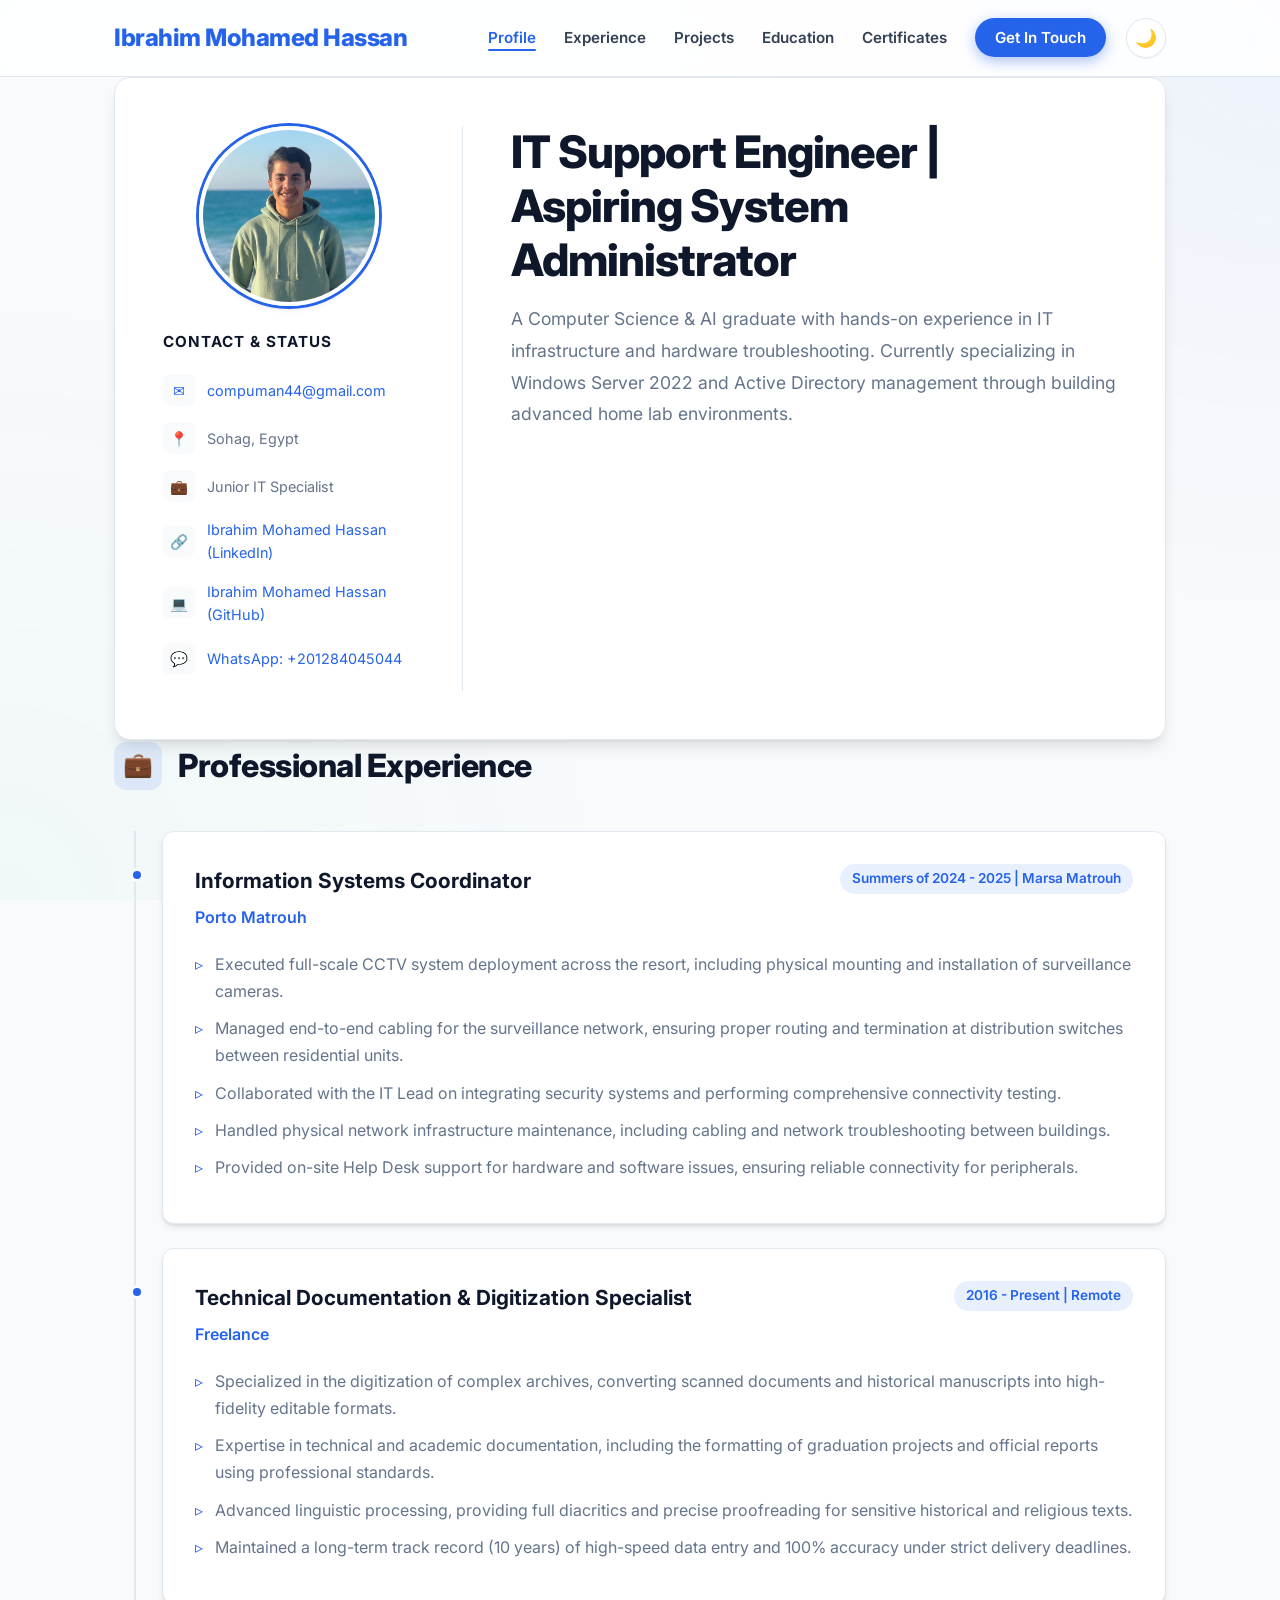
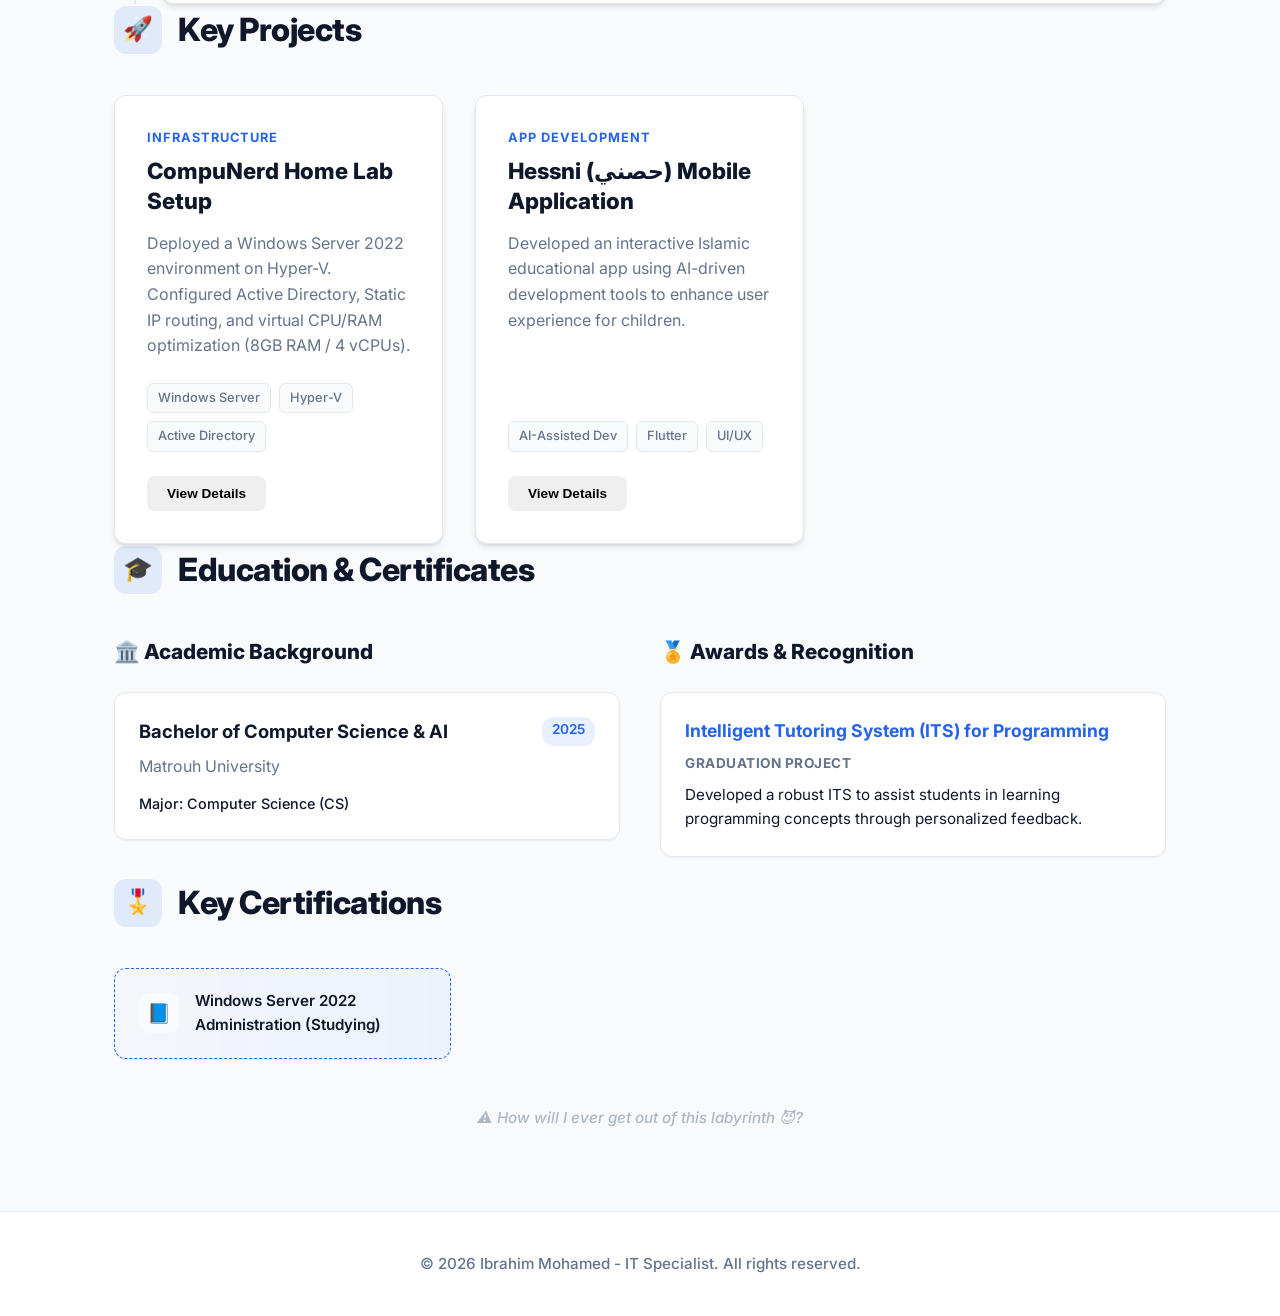
<file: index.html>
<!DOCTYPE html>
<html lang="en">

<head>
  <meta charset="UTF-8" />
  <meta name="viewport" content="width=device-width, initial-scale=1.0" />
  <title>Ibrahim Mohamed | IT System Administrator</title>
  <meta name="description" content="Portfolio of Ibrahim Mohamed, IT Support & System Administrator." />
  <link rel="stylesheet" href="css/style.css?v=4" />
</head>

<body>

  <!-- ── NAVIGATION ── -->
  <nav class="nav">
    <div class="container nav__inner">
      <a href="#" class="nav__brand" id="nav-brand">Ibrahim Mohamed</a>

      <div style="display:flex; align-items:center;">
        <ul class="nav__menu">
          <li><a href="#profile" class="nav__link active">Profile</a></li>
          <li><a href="#experience" class="nav__link">Experience</a></li>
          <li><a href="#projects" class="nav__link">Projects</a></li>
          <li><a href="#education" class="nav__link">Education</a></li>
          <li><a href="#certifications" class="nav__link">Certificates</a></li>
          <li><a href="#contact" class="nav__link nav__cta">Get In Touch</a></li>
        </ul>
        <button id="theme-toggle" class="theme-toggle" aria-label="Toggle Dark Mode">🌙</button>
      </div>
    </div>
  </nav>

  <!-- ── PROFILE (Hero + Contact Sidebar) ── -->
  <section id="profile" class="container">
    <div class="profile-wrap" id="profile-wrap">
      <!-- Sidebar -->
      <aside class="profile-sidebar">
        <img src="assets/img/profile.png" alt="Profile Photo" id="profile-photo" class="profile-photo" style="margin-bottom: 24px;" />
        <h2 class="sidebar-title">Contact & Status</h2>
        <ul class="contact-list" id="contact-list">
          <!-- Rendered via JS -->
        </ul>
      </aside>

      <!-- Main Bio -->
      <main class="profile-main">
        <h1 id="profile-title">IT Professional</h1>
        <p id="profile-bio"></p>
      </main>
    </div>
  </section>

  <!-- ── EXPERIENCE ── -->
  <section id="experience" class="container">
    <div class="section-header">
      <span class="section-icon">💼</span>
      <h2 class="section-title">Professional Experience</h2>
    </div>
    <div class="experience-list" id="experience-list">
      <!-- Rendered via JS -->
    </div>
  </section>

  <!-- ── PROJECTS ── -->
  <section id="projects" class="container">
    <div class="section-header">
      <span class="section-icon">🚀</span>
      <h2 class="section-title">Key Projects</h2>
    </div>
    <div class="projects-grid" id="projects-grid">
      <!-- Rendered via JS -->
    </div>
  </section>

  <!-- ── EDUCATION & AWARDS ── -->
  <section id="education" class="container">
    <div class="section-header">
      <span class="section-icon">🎓</span>
      <h2 class="section-title">Education & Certificates</h2>
    </div>
    <div class="edu-grid">
      <!-- Academic -->
      <div>
        <h3 class="edu-subsection-title">🏛️ Academic Background</h3>
        <div id="academic-list"></div>
      </div>
      <!-- Awards -->
      <div>
        <h3 class="edu-subsection-title">🏅 Awards & Recognition</h3>
        <div id="awards-list"></div>
      </div>
    </div>
  </section>

  <!-- ── CERTIFICATIONS ── -->
  <section id="certifications" class="container">
    <div class="section-header">
      <span class="section-icon">🎖️</span>
      <h2 class="section-title">Key Certifications</h2>
    </div>
    <div class="cert-grid" id="cert-grid">
      <!-- Rendered via JS -->
    </div>

    <div class="labyrinth-msg">
      ⚠️ How will I ever get out of this labyrinth 😈?
    </div>
  </section>

  <!-- ── FOOTER ── -->
  <footer id="contact" class="footer">
    <div class="container">
      <p>© 2026 Ibrahim Mohamed - IT Specialist. All rights reserved.</p>
    </div>
  </footer>

  <script src="js/main.js?v=4"></script>
</body>

</html>
</file>
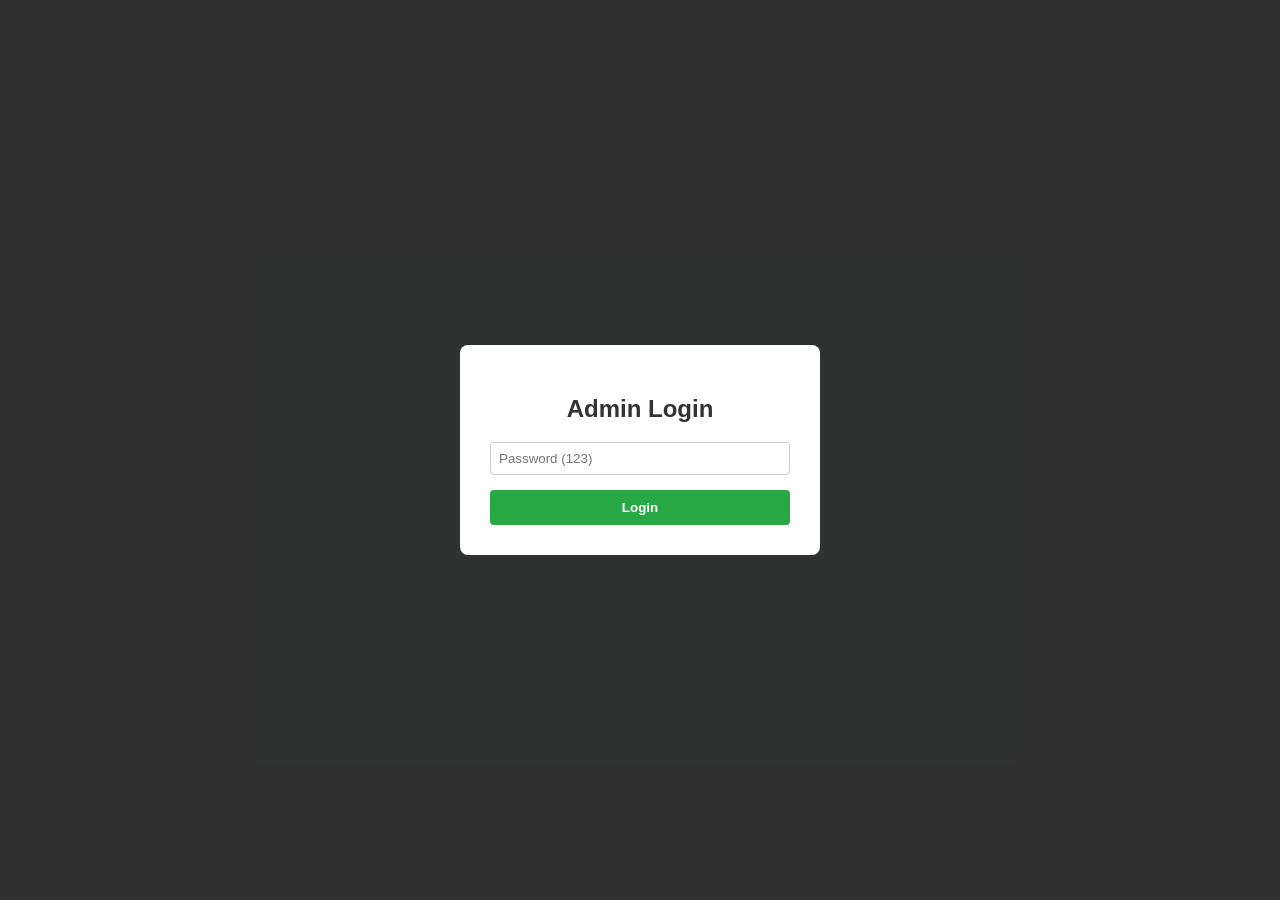
<file: admin.html>
<!DOCTYPE html>
<html lang="en">

<head>
    <meta charset="UTF-8" />
    <meta name="viewport" content="width=device-width, initial-scale=1.0" />
    <title>Admin Panel — Portfolio</title>
    <style>
        /* basic styles to match dark structure for admin */
        body {
            font-family: 'Segoe UI', Tahoma, Geneva, Verdana, sans-serif;
            background: #f0f2f5;
            color: #333;
            margin: 0;
            padding: 0;
        }

        .container {
            max-width: 800px;
            margin: 40px auto;
            padding: 20px;
            background: #fff;
            border-radius: 8px;
            box-shadow: 0 4px 12px rgba(0, 0, 0, 0.1);
        }

        h1 {
            color: #1a73e8;
            border-bottom: 2px solid #28a745;
            padding-bottom: 10px;
        }

        .tabs {
            display: flex;
            gap: 10px;
            margin-bottom: 20px;
            border-bottom: 1px solid #ddd;
            padding-bottom: 10px;
            overflow-x: auto;
        }

        .tab {
            padding: 8px 16px;
            cursor: pointer;
            background: #f8f9fa;
            border: 1px solid #ddd;
            border-radius: 4px;
            white-space: nowrap;
        }

        .tab.active {
            background: #1a73e8;
            color: #fff;
            border-color: #1a73e8;
        }

        .tab-content {
            display: none;
        }

        .tab-content.active {
            display: block;
        }

        label {
            display: block;
            margin: 10px 0 5px;
            font-weight: bold;
            font-size: 0.9em;
        }

        input,
        textarea,
        select {
            width: 100%;
            padding: 8px;
            border: 1px solid #ccc;
            border-radius: 4px;
            box-sizing: border-box;
        }

        button.btn {
            background: #28a745;
            color: #fff;
            border: none;
            padding: 10px 20px;
            border-radius: 4px;
            cursor: pointer;
            font-weight: bold;
            margin-top: 15px;
        }

        button.btn:hover {
            background: #218838;
        }

        pre {
            background: #2d2d2d;
            color: #ccc;
            padding: 15px;
            border-radius: 4px;
            overflow-x: auto;
        }

        /* Login overlay */
        #loginOverlay {
            position: fixed;
            top: 0;
            left: 0;
            width: 100%;
            height: 100%;
            background: rgba(0, 0, 0, 0.8);
            display: flex;
            align-items: center;
            justify-content: center;
            z-index: 1000;
        }

        .login-box {
            background: #fff;
            padding: 30px;
            border-radius: 8px;
            width: 300px;
            text-align: center;
        }
    </style>
</head>

<body>

    <div id="loginOverlay">
        <div class="login-box">
            <h2>Admin Login</h2>
            <input type="password" id="adminPwd" placeholder="Password (123)" />
            <button class="btn" onclick="checkPwd()" style="width:100%">Login</button>
            <p id="loginErr" style="color:red;display:none;font-size:0.8em">Wrong password</p>
        </div>
    </div>

    <div class="container" id="adminPanel" style="display:none">
        <div style="display:flex;justify-content:space-between;align-items:center">
            <h1>Portfolio Admin</h1>
            <a href="index.html" style="color:#1a73e8;text-decoration:none">← Back to Site</a>
        </div>

        <div class="tabs">
            <div class="tab active" onclick="switchTab('exp')">Experience</div>
            <div class="tab" onclick="switchTab('proj')">Projects</div>
            <div class="tab" onclick="switchTab('cert')">Certifications</div>
        </div>

        <!-- Experience Tab -->
        <div id="tab-exp" class="tab-content active">
            <h3>Add Experience</h3>
            <label>Role</label><input type="text" id="e-role" placeholder="IT Specialist">
            <label>Company</label><input type="text" id="e-company" placeholder="Tech Corp">
            <label>Location</label><input type="text" id="e-location" placeholder="Cairo, Egypt">
            <label>Period</label><input type="text" id="e-period" placeholder="01/2026 - Present">
            <label>Bullets (one per line)</label><textarea id="e-bullets" rows="4"></textarea>
            <button class="btn" onclick="genExperience()">Generate JSON</button>
        </div>

        <!-- Projects Tab -->
        <div id="tab-proj" class="tab-content">
            <h3>Add Project (Milestone)</h3>
            <label>ID (Number)</label><input type="number" id="p-id" value="3">
            <label>Title</label><input type="text" id="p-title" placeholder="Project Title">
            <label>Date (YYYY-MM to sort)</label><input type="month" id="p-date">
            <label>Description</label><textarea id="p-desc" rows="3"></textarea>
            <label>Link (optional)</label><input type="url" id="p-link" placeholder="https://github.com/...">
            <label>Link Label (optional)</label><input type="text" id="p-label" placeholder="View Code">
            <button class="btn" onclick="genProject()">Generate JSON</button>
        </div>

        <!-- Cert Tab -->
        <div id="tab-cert" class="tab-content">
            <h3>Add Certification</h3>
            <label>ID (Number)</label><input type="number" id="c-id" value="15">
            <label>Name</label><input type="text" id="c-name" placeholder="AWS Cloud Practitioner">
            <label>Status</label>
            <select id="c-status">
                <option value="earned">Earned</option>
                <option value="studying">Studying</option>
            </select>
            <label>Type (Icon)</label>
            <select id="c-type">
                <option value="self-study">Self Study</option>
                <option value="certified">Certified</option>
                <option value="training">Training</option>
                <option value="learning">Learning</option>
                <option value="recommendation">Recommendation</option>
            </select>
            <button class="btn" onclick="genCert()">Generate JSON</button>
        </div>

        <!-- Output Box -->
        <div style="margin-top: 30px;">
            <h3 style="margin-bottom:5px">Output JSON</h3>
            <p style="font-size:0.8em;color:#666;margin-top:0">Copy this and add it inside the `[ ]` array in the
                respective file.</p>
            <pre id="outputJSON">{}</pre>
        </div>
    </div>

    <script>
        // Auth
        function checkPwd() {
            if (document.getElementById('adminPwd').value === '123') {
                sessionStorage.setItem('admin', '1');
                document.getElementById('loginOverlay').style.display = 'none';
                document.getElementById('adminPanel').style.display = 'block';
            } else {
                document.getElementById('loginErr').style.display = 'block';
            }
        }
        if (sessionStorage.getItem('admin') === '1') {
            document.getElementById('loginOverlay').style.display = 'none';
            document.getElementById('adminPanel').style.display = 'block';
        }

        // Tabs
        function switchTab(tabId) {
            document.querySelectorAll('.tab-content').forEach(el => el.classList.remove('active'));
            document.querySelectorAll('.tab').forEach(el => el.classList.remove('active'));
            document.getElementById('tab-' + tabId).classList.add('active');
            event.target.classList.add('active');
        }

        // Generators
        function show(obj) {
            document.getElementById('outputJSON').textContent = JSON.stringify(obj, null, 2) + ',';
        }

        function genExperience() {
            const bullets = document.getElementById('e-bullets').value.split('\n').map(s => s.trim()).filter(Boolean);
            show({
                id: Date.now(),
                role: document.getElementById('e-role').value,
                company: document.getElementById('e-company').value,
                location: document.getElementById('e-location').value,
                period: document.getElementById('e-period').value,
                bullets
            });
        }

        function genProject() {
            const obj = {
                id: parseInt(document.getElementById('p-id').value) || Date.now(),
                title: document.getElementById('p-title').value,
                date: document.getElementById('p-date').value,
                description: document.getElementById('p-desc').value
            };
            if (document.getElementById('p-link').value) obj.link = document.getElementById('p-link').value;
            if (document.getElementById('p-label').value) obj.linkLabel = document.getElementById('p-label').value;
            show(obj);
        }

        function genCert() {
            show({
                id: parseInt(document.getElementById('c-id').value) || Date.now(),
                name: document.getElementById('c-name').value,
                status: document.getElementById('c-status').value,
                type: document.getElementById('c-type').value
            });
        }
    </script>
</body>

</html>
</file>
<file: css/style.css>
/* ============================================
   IBRAHIM PORTFOLIO — PREMIUM TECH UI
   ============================================ */

/* ── GOOGLE FONTS ───────────────────────────── */
@import url('https://fonts.googleapis.com/css2?family=Inter:wght@400;500;600;700;800&display=swap');

/* ── VARIABLES ──────────────────────────────── */
:root {
  /* Colors - Light Theme (Clean, Crisp, Subtle Depth) */
  --bg-page: #f8fafc; /* Very light slate */
  --bg-surface: #ffffff;
  --bg-nav: rgba(255, 255, 255, 0.85); /* For glassmorphism */
  
  --text-main: #0f172a; /* Slate 900 */
  --text-muted: #64748b; /* Slate 500 */
  --text-nav: #334155;
  --text-light: #ffffff;

  --primary: #2563eb; /* Vibrant Blue */
  --primary-hover: #1d4ed8;
  --secondary: #10b981; /* Emerald Green */
  --secondary-hover: #059669;

  --border-color: #e2e8f0; /* Slate 200 */
  --shadow-sm: 0 1px 2px 0 rgb(0 0 0 / 0.05);
  --shadow-md: 0 4px 6px -1px rgb(0 0 0 / 0.1), 0 2px 4px -2px rgb(0 0 0 / 0.1);
  --shadow-lg: 0 10px 15px -3px rgb(0 0 0 / 0.1), 0 4px 6px -4px rgb(0 0 0 / 0.1);
  --shadow-hover: 0 20px 25px -5px rgb(0 0 0 / 0.1), 0 8px 10px -6px rgb(0 0 0 / 0.1);
  
  --radius-sm: 8px;
  --radius-md: 12px;
  --radius-lg: 16px;
  
  --font-sans: 'Inter', system-ui, -apple-system, sans-serif;
  --transition-smooth: all 0.3s cubic-bezier(0.4, 0, 0.2, 1);
}

/* Colors - Dark Theme Override (Deep Slate/Navy pattern) */
body.dark {
  --bg-page: #0f172a; /* Slate 900 */
  --bg-surface: #1e293b; /* Slate 800 */
  --bg-nav: rgba(15, 23, 42, 0.85);
  
  --text-main: #f8fafc;
  --text-muted: #94a3b8;
  --text-nav: #f1f5f9;

  --primary: #3b82f6; /* Lighter blue for dark mode */
  --primary-hover: #60a5fa;
  --border-color: #334155; /* Slate 700 */
  
  --shadow-sm: 0 1px 2px 0 rgb(0 0 0 / 0.5);
  --shadow-md: 0 4px 6px -1px rgb(0 0 0 / 0.4);
  --shadow-lg: 0 10px 15px -3px rgb(0 0 0 / 0.5);
  --shadow-hover: 0 20px 25px -5px rgb(0 0 0 / 0.6);
}

/* ── RESET & BASE ───────────────────────────── */
*, *::before, *::after {
  box-sizing: border-box;
  margin: 0;
  padding: 0;
}

html {
  scroll-behavior: smooth;
  font-size: 16px;
  scroll-padding-top: 100px;
}

body {
  background-color: var(--bg-page);
  color: var(--text-main);
  font-family: var(--font-sans);
  line-height: 1.6;
  transition: background-color 0.4s ease, color 0.4s ease;
  overflow-x: hidden;
}

/* Optional ambient background detail */
body::before {
  content: "";
  position: fixed;
  top: 0; left: 0; width: 100%; height: 100vh;
  background: radial-gradient(circle at top right, rgba(37, 99, 235, 0.05), transparent 40%),
              radial-gradient(circle at bottom left, rgba(16, 185, 129, 0.03), transparent 40%);
  pointer-events: none;
  z-index: -1;
}

body.dark::before {
  background: radial-gradient(circle at top right, rgba(59, 130, 246, 0.1), transparent 50%),
              radial-gradient(circle at bottom left, rgba(139, 92, 246, 0.05), transparent 50%);
}

a {
  color: var(--primary);
  text-decoration: none;
  transition: var(--transition-smooth);
}

a:hover {
  color: var(--primary-hover);
}

img {
  max-width: 100%;
  display: block;
}

/* Scrollbar Styling */
::-webkit-scrollbar {
  width: 10px;
}
::-webkit-scrollbar-track {
  background: var(--bg-page);
}
::-webkit-scrollbar-thumb {
  background: var(--border-color);
  border-radius: 5px;
}
::-webkit-scrollbar-thumb:hover {
  background: var(--text-muted);
}

/* ── LAYOUT ─────────────────────────────────── */
.container {
  max-width: 1100px;
  margin: 0 auto;
  padding: 0 24px;
}

section {
  padding-top: 100px;
  padding-bottom: 100px;
}

/* ── UTILITY: ANIMATE ON SCROLL ────────────── */
.fade-up {
  opacity: 0;
  transform: translateY(30px);
  transition: opacity 0.8s cubic-bezier(0.16, 1, 0.3, 1), transform 0.8s cubic-bezier(0.16, 1, 0.3, 1);
  will-change: opacity, transform;
}
.fade-up.visible {
  opacity: 1;
  transform: translateY(0);
}
/* Stagger delays for children */
.stagger-1 { transition-delay: 0.1s; }
.stagger-2 { transition-delay: 0.2s; }
.stagger-3 { transition-delay: 0.3s; }
.stagger-4 { transition-delay: 0.4s; }

/* ── NAVIGATION (Glassmorphism) ─────────────── */
.nav {
  background-color: var(--bg-nav);
  backdrop-filter: blur(12px);
  -webkit-backdrop-filter: blur(12px);
  position: sticky;
  top: 0;
  z-index: 100;
  border-bottom: 1px solid var(--border-color);
  transition: background-color 0.4s ease, border-color 0.4s ease;
}

.nav__inner {
  display: flex;
  align-items: center;
  justify-content: space-between;
  height: 76px;
}

.nav__brand {
  font-size: 1.5rem;
  font-weight: 800;
  color: var(--primary);
  letter-spacing: -0.5px;
}

.nav__menu {
  display: flex;
  align-items: center;
  gap: 28px;
  list-style: none;
}

.nav__link {
  color: var(--text-nav);
  font-weight: 600;
  font-size: 0.95rem;
  position: relative;
}

.nav__link::after {
  content: '';
  position: absolute;
  width: 0;
  height: 2px;
  bottom: -4px;
  left: 0;
  background-color: var(--primary);
  transition: width 0.3s ease;
  border-radius: 2px;
}

.nav__link:hover {
  color: var(--primary);
}

.nav__link:hover::after,
.nav__link.active::after {
  width: 100%;
}
.nav__link.active {
  color: var(--primary);
}

.nav__cta {
  background-color: var(--primary);
  color: #fff !important;
  padding: 10px 20px;
  border-radius: 30px; /* Pill shape for premium feel */
  font-weight: 600;
  box-shadow: 0 4px 14px 0 rgba(37, 99, 235, 0.39);
}

.nav__cta::after {
  display: none;
}

.nav__cta:hover {
  background-color: var(--primary-hover);
  box-shadow: 0 6px 20px rgba(37, 99, 235, 0.5);
  transform: translateY(-1px);
}

.theme-toggle {
  background: var(--bg-surface);
  border: 1px solid var(--border-color);
  box-shadow: var(--shadow-sm);
  border-radius: 50%;
  width: 40px;
  height: 40px;
  display: flex;
  align-items: center;
  justify-content: center;
  cursor: pointer;
  color: var(--text-main);
  transition: var(--transition-smooth);
  margin-left: 20px;
  font-size: 1.1rem;
}

.theme-toggle:hover {
  transform: scale(1.1) rotate(15deg);
  border-color: var(--primary);
}

/* ── BUTTONS ────────────────────────────────── */
.btn {
  display: inline-flex;
  align-items: center;
  gap: 8px;
  padding: 10px 20px;
  border-radius: var(--radius-sm);
  font-size: 0.9rem;
  font-weight: 600;
  cursor: pointer;
  border: none;
  transition: var(--transition-smooth);
}

.btn--primary {
  background-color: var(--primary);
  color: #fff;
  box-shadow: 0 4px 14px 0 rgba(37, 99, 235, 0.39);
}

.btn--primary:hover {
  background-color: var(--primary-hover);
  color: #fff;
  box-shadow: 0 6px 20px rgba(37, 99, 235, 0.5);
  transform: translateY(-2px);
}

/* ── SECTION HEADER ─────────────────────────── */
.section-header {
  margin-bottom: 40px;
  display: flex;
  align-items: center;
  gap: 16px;
}

.section-icon {
  background: rgba(37, 99, 235, 0.1);
  color: var(--primary);
  width: 48px;
  height: 48px;
  border-radius: 12px;
  display: flex;
  align-items: center;
  justify-content: center;
  font-size: 1.5rem;
}

.section-title {
  font-size: 2rem;
  font-weight: 800;
  color: var(--text-main);
  letter-spacing: -0.5px;
}

/* ── PROFILE SECTION ────────────────────────── */
.profile-wrap {
  display: grid;
  grid-template-columns: 300px 1fr;
  gap: 48px;
  background: var(--bg-surface);
  border-radius: var(--radius-lg);
  box-shadow: var(--shadow-lg);
  padding: 48px;
  border: 1px solid var(--border-color);
  position: relative;
  overflow: hidden;
}

/* Sidebar */
.profile-sidebar {
  border-right: 1px solid var(--border-color);
  padding-right: 48px;
}

/* Enhanced Profile Photo */
.profile-photo-container {
  position: relative;
  margin-bottom: 32px;
  display: inline-block;
  width: 100%;
  text-align: center;
}

.profile-photo {
  width: 180px;
  height: 180px;
  border-radius: 50%;
  object-fit: cover;
  border: 4px solid var(--bg-surface);
  box-shadow: 0 0 0 3px var(--primary), var(--shadow-md);
  margin: 0 auto;
  transition: var(--transition-smooth);
}

.profile-photo:hover {
  transform: scale(1.05);
  box-shadow: 0 0 0 4px var(--primary), 0 0 20px rgba(37, 99, 235, 0.4);
}

.sidebar-title {
  font-size: 0.95rem;
  font-weight: 700;
  color: var(--text-main);
  margin-bottom: 20px;
  text-transform: uppercase;
  letter-spacing: 1px;
}

.contact-list {
  list-style: none;
}

.contact-list li {
  margin-bottom: 16px;
  font-size: 0.9rem;
  display: flex;
  align-items: center;
  gap: 12px;
  color: var(--text-muted);
}

.contact-icon {
  background: var(--bg-page);
  color: var(--primary);
  width: 32px;
  height: 32px;
  border-radius: 8px;
  display: flex;
  align-items: center;
  justify-content: center;
  font-size: 0.9rem;
  flex-shrink: 0;
}

/* Main Bio */
.profile-main h1 {
  font-size: 2.8rem;
  font-weight: 800;
  color: var(--text-main);
  line-height: 1.2;
  margin-bottom: 16px;
  letter-spacing: -1px;
}

.profile-main h1 span {
  color: var(--primary);
}

.profile-main p {
  color: var(--text-muted);
  font-size: 1.1rem;
  line-height: 1.8;
  margin-bottom: 24px;
}

/* ── EXPERIENCE SECTION ─────────────────────── */
.experience-list {
  display: flex;
  flex-direction: column;
  gap: 24px;
  position: relative;
}

/* Timeline effect (optional subtle line on the left) */
.experience-list::before {
  content: '';
  position: absolute;
  top: 0;
  bottom: 0;
  left: 20px;
  width: 2px;
  background: var(--border-color);
  z-index: 0;
}

@media (max-width: 900px) {
  .experience-list::before { display: none; }
}

.job-card {
  position: relative;
  z-index: 1;
  background: var(--bg-surface);
  border: 1px solid var(--border-color);
  border-radius: var(--radius-md);
  padding: 32px;
  box-shadow: var(--shadow-md);
  transition: var(--transition-smooth);
  margin-left: 48px; /* Room for timeline */
}

@media (max-width: 900px) {
  .job-card { margin-left: 0; }
}

/* Timeline Dot */
.job-card::before {
  content: '';
  position: absolute;
  top: 36px;
  left: -33px; /* 48px - half of dot width roughly, adjusted to match line */
  width: 14px;
  height: 14px;
  border-radius: 50%;
  background: var(--primary);
  border: 3px solid var(--bg-page);
}

@media (max-width: 900px) {
  .job-card::before { display: none; }
}

.job-card:hover {
  transform: translateY(-4px);
  box-shadow: var(--shadow-hover);
  border-color: rgba(37, 99, 235, 0.3);
}

.job-header {
  display: flex;
  justify-content: space-between;
  align-items: flex-start;
  margin-bottom: 8px;
  flex-wrap: wrap;
  gap: 12px;
}

.job-title {
  font-size: 1.3rem;
  font-weight: 700;
  color: var(--text-main);
}

.job-period {
  background: rgba(37, 99, 235, 0.1);
  color: var(--primary);
  padding: 4px 12px;
  border-radius: 20px;
  font-size: 0.85rem;
  font-weight: 600;
}

.job-company {
  font-size: 1rem;
  color: var(--primary);
  font-weight: 600;
  margin-bottom: 20px;
}

.job-bullets {
  padding-left: 20px;
  color: var(--text-muted);
  font-size: 1rem;
  line-height: 1.7;
}

.job-bullets li {
  margin-bottom: 10px;
  position: relative;
  list-style-type: none;
}

.job-bullets li::before {
  content: "▹";
  position: absolute;
  left: -20px;
  color: var(--primary);
  font-weight: bold;
}

/* ── PROJECTS / MILESTONES ──────────────────── */
.projects-grid {
  display: grid;
  grid-template-columns: repeat(auto-fill, minmax(320px, 1fr));
  gap: 32px;
}

.project-card {
  background: var(--bg-surface);
  border: 1px solid var(--border-color);
  border-radius: var(--radius-md);
  padding: 32px;
  display: flex;
  flex-direction: column;
  box-shadow: var(--shadow-md);
  transition: var(--transition-smooth);
}

.project-card:hover {
  transform: translateY(-6px);
  box-shadow: var(--shadow-hover);
  border-color: rgba(37, 99, 235, 0.3);
}

.project-category {
  font-size: 0.8rem;
  text-transform: uppercase;
  letter-spacing: 1px;
  color: var(--primary);
  font-weight: 700;
  margin-bottom: 8px;
}

.project-title {
  font-size: 1.4rem;
  font-weight: 800;
  color: var(--text-main);
  margin-bottom: 16px;
  line-height: 1.3;
}

.project-desc {
  font-size: 1rem;
  color: var(--text-muted);
  margin-bottom: 24px;
  flex-grow: 1;
  line-height: 1.6;
}

/* Pills for Project Tags */
.project-tags {
  display: flex;
  flex-wrap: wrap;
  gap: 8px;
  margin-bottom: 24px;
}
.project-tag {
  background: var(--bg-page);
  color: var(--text-muted);
  padding: 4px 10px;
  border-radius: 6px;
  font-size: 0.8rem;
  font-weight: 500;
  border: 1px solid var(--border-color);
}

/* ── EDUCATION & AWARDS ─────────────────────── */
.edu-grid {
  display: grid;
  grid-template-columns: 1fr 1fr;
  gap: 40px;
}

.edu-subsection-title {
  font-size: 1.3rem;
  color: var(--text-main);
  font-weight: 800;
  margin-bottom: 24px;
  display: flex;
  align-items: center;
  gap: 12px;
}

.edu-card, .award-card {
  background: var(--bg-surface);
  border: 1px solid var(--border-color);
  border-radius: var(--radius-md);
  padding: 24px;
  box-shadow: var(--shadow-sm);
  margin-bottom: 20px;
  transition: var(--transition-smooth);
}

.edu-card:hover, .award-card:hover {
  transform: translateY(-3px);
  box-shadow: var(--shadow-md);
}

.edu-title {
  font-size: 1.15rem;
  font-weight: 700;
  color: var(--text-main);
  margin-bottom: 8px;
  display: flex;
  justify-content: space-between;
  flex-wrap: wrap;
  gap: 8px;
}

.edu-period {
  font-size: 0.85rem;
  color: var(--primary);
  font-weight: 600;
  background: rgba(37, 99, 235, 0.1);
  padding: 2px 10px;
  border-radius: 12px;
}

.edu-uni {
  font-size: 1rem;
  color: var(--text-muted);
  margin-bottom: 12px;
}

.edu-note {
  font-size: 0.9rem;
  color: var(--text-main);
  font-weight: 500;
  margin-top: 4px;
}

/* ── CERTIFICATIONS ─────────────────────────── */
.cert-grid {
  display: grid;
  grid-template-columns: repeat(auto-fill, minmax(280px, 1fr));
  gap: 20px;
}

.cert-card {
  background: var(--bg-surface);
  border: 1px solid var(--border-color);
  border-radius: var(--radius-md);
  padding: 20px 24px;
  display: flex;
  align-items: center;
  gap: 16px;
  box-shadow: var(--shadow-sm);
  font-size: 0.95rem;
  font-weight: 600;
  color: var(--text-main);
  transition: var(--transition-smooth);
}

.cert-card:hover {
  transform: translateY(-3px);
  box-shadow: var(--shadow-md);
  border-color: var(--primary);
}

.cert-card.studying {
  border: 1px dashed var(--primary);
  background: linear-gradient(to right, rgba(37, 99, 235, 0.02), rgba(37, 99, 235, 0.05));
}

.cert-icon {
  background: var(--bg-page);
  width: 40px;
  height: 40px;
  border-radius: 10px;
  display: flex;
  align-items: center;
  justify-content: center;
  font-size: 1.2rem;
  color: var(--primary);
  flex-shrink: 0;
}

.labyrinth-msg {
  text-align: center;
  margin-top: 48px;
  color: var(--text-muted);
  font-weight: 500;
  font-size: 0.95rem;
  font-style: italic;
  opacity: 0.5;
  transition: opacity 0.3s;
}

.labyrinth-msg:hover {
  opacity: 1;
  color: var(--primary);
}

/* ── FOOTER ─────────────────────────────────── */
.footer {
  background-color: var(--bg-surface);
  border-top: 1px solid var(--border-color);
  color: var(--text-muted);
  text-align: center;
  padding: 40px 0;
  font-size: 0.95rem;
  margin-top: 80px;
}

.footer p {
  font-weight: 500;
}

/* ── RESPONSIVE ─────────────────────────────── */
@media (max-width: 900px) {
  section { 
    padding-top: 60px;
    padding-bottom: 60px; 
  }
  
  .profile-wrap {
    grid-template-columns: 1fr;
    gap: 32px;
    padding: 32px;
  }

  .profile-sidebar {
    border-right: none;
    border-bottom: 1px solid var(--border-color);
    padding-right: 0;
    padding-bottom: 32px;
    display: flex;
    flex-direction: column;
    align-items: center;
    text-align: center;
  }
  
  .contact-list li {
    justify-content: center;
  }
  
  .profile-main h1 {
    font-size: 2.2rem;
    text-align: center;
  }
  
  .profile-main p {
    text-align: center;
  }

  .edu-grid {
    grid-template-columns: 1fr;
    gap: 32px;
  }
}

@media (max-width: 768px) {
  .nav__menu {
    display: none;
  }
  .section-header {
    flex-direction: column;
    align-items: flex-start;
    gap: 8px;
  }
  .job-card {
    padding: 24px;
  }
}
</file>
